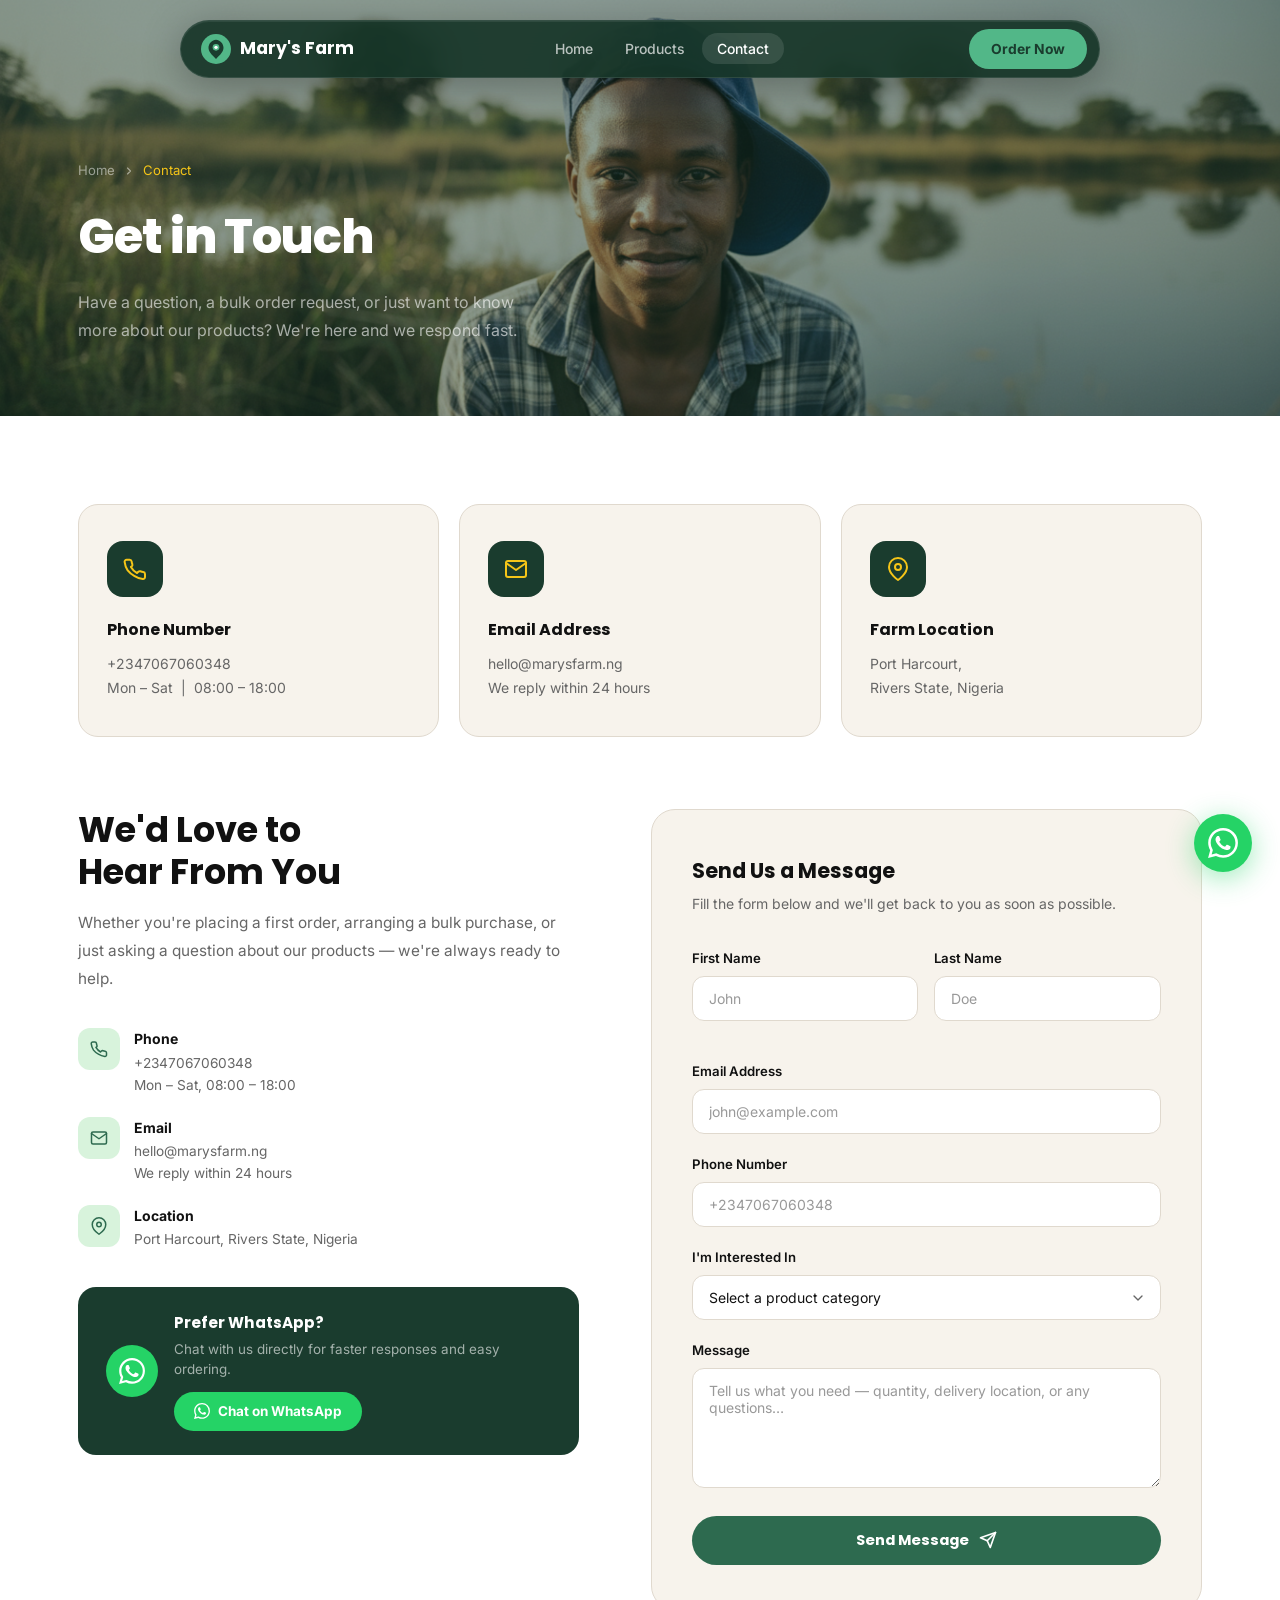
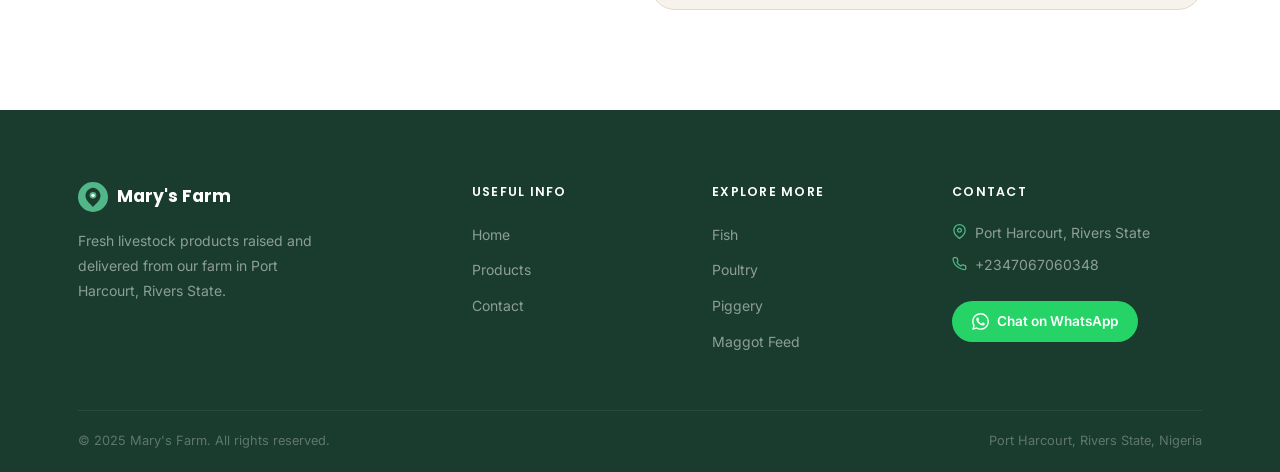
<file: contact.html>
<!DOCTYPE html>
<html lang="en">

<head>
  <meta charset="UTF-8">
  <meta name="viewport" content="width=device-width, initial-scale=1.0">
  <meta name="description"
    content="Contact Mary's Farm — reach us for orders, inquiries, and bulk purchases in Port Harcourt, Rivers State.">
  <title>Contact | Mary's Farm</title>
  <link rel="stylesheet" href="assets/css/global.css">
  <link rel="stylesheet" href="assets/css/contact.css">
</head>

<body>

  <div class="nav-wrapper">
    <nav class="nav-island">
      <a href="index.html" class="nav-logo">
        <svg viewBox="0 0 36 36" fill="none" xmlns="http://www.w3.org/2000/svg">
          <circle cx="18" cy="18" r="18" fill="#52b788" />
          <path d="M18 7C13.5 7 9 11.5 9 16.5C9 21 12.5 24.5 18 30C23.5 24.5 27 21 27 16.5C27 11.5 22.5 7 18 7Z"
            fill="#1a3c2e" />
          <circle cx="18" cy="16" r="4" fill="#52b788" />
          <circle cx="18" cy="16" r="2" fill="white" />
        </svg>
        Mary's Farm
      </a>
      <ul class="nav-links">
        <li><a href="index.html">Home</a></li>
        <li><a href="products.html">Products</a></li>
        <li><a href="contact.html" class="active">Contact</a></li>
      </ul>
      <a href="products.html" class="nav-cta">Order Now</a>
      <button class="nav-toggle" aria-label="Toggle menu" aria-expanded="false">
        <span class="bar"></span>
        <span class="bar"></span>
        <span class="bar"></span>
      </button>
    </nav>
    <div class="mobile-menu">
      <a href="index.html">Home</a>
      <a href="products.html">Products</a>
      <a href="contact.html">Contact</a>
      <a href="products.html" class="nav-cta">Order Now</a>
    </div>
  </div>

  <main>

    <section class="page-hero">
      <div class="container">
        <div class="page-hero-inner fade-up">
          <div class="page-breadcrumb">
            <a href="index.html">Home</a>
            <svg xmlns="http://www.w3.org/2000/svg" viewBox="0 0 24 24" fill="none" stroke="currentColor"
              stroke-width="2.2" stroke-linecap="round" stroke-linejoin="round">
              <polyline points="9 18 15 12 9 6" />
            </svg>
            <span>Contact</span>
          </div>
          <h1>Get in Touch</h1>
          <p>Have a question, a bulk order request, or just want to know more about our products? We're here and we
            respond fast.</p>
        </div>
      </div>
    </section>

    <section class="contact-cards">
      <div class="container">
        <div class="contact-cards-grid">
          <div class="contact-card fade-up delay-1">
            <div class="contact-card-icon">
              <svg xmlns="http://www.w3.org/2000/svg" viewBox="0 0 24 24" fill="none" stroke="currentColor"
                stroke-width="2" stroke-linecap="round" stroke-linejoin="round">
                <path
                  d="M22 16.92v3a2 2 0 0 1-2.18 2 19.79 19.79 0 0 1-8.63-3.07A19.5 19.5 0 0 1 4.69 13.47a19.79 19.79 0 0 1-3.07-8.67A2 2 0 0 1 3.6 2.69h3a2 2 0 0 1 2 1.72c.127.96.361 1.903.7 2.81a2 2 0 0 1-.45 2.11L7.91 9.91a16 16 0 0 0 6.12 6.12l1.27-1.27a2 2 0 0 1 2.11-.45c.907.339 1.85.573 2.81.7A2 2 0 0 1 22 16.92z" />
              </svg>
            </div>
            <h3>Phone Number</h3>
            <a href="tel:+2347067060348">+2347067060348</a>
            <p>Mon – Sat &nbsp;|&nbsp; 08:00 – 18:00</p>
          </div>

          <div class="contact-card fade-up delay-2">
            <div class="contact-card-icon">
              <svg xmlns="http://www.w3.org/2000/svg" viewBox="0 0 24 24" fill="none" stroke="currentColor"
                stroke-width="2" stroke-linecap="round" stroke-linejoin="round">
                <path d="M4 4h16c1.1 0 2 .9 2 2v12c0 1.1-.9 2-2 2H4c-1.1 0-2-.9-2-2V6c0-1.1.9-2 2-2z" />
                <polyline points="22,6 12,13 2,6" />
              </svg>
            </div>
            <h3>Email Address</h3>
            <a href="mailto:hello@marysfarm.ng">hello@marysfarm.ng</a>
            <p>We reply within 24 hours</p>
          </div>

          <div class="contact-card fade-up delay-3">
            <div class="contact-card-icon">
              <svg xmlns="http://www.w3.org/2000/svg" viewBox="0 0 24 24" fill="none" stroke="currentColor"
                stroke-width="2" stroke-linecap="round" stroke-linejoin="round">
                <path d="M21 10c0 7-9 13-9 13s-9-6-9-13a9 9 0 0 1 18 0z" />
                <circle cx="12" cy="10" r="3" />
              </svg>
            </div>
            <h3>Farm Location</h3>
            <p>Port Harcourt,</p>
            <p>Rivers State, Nigeria</p>
          </div>
        </div>
      </div>
    </section>

    <section class="contact-main">
      <div class="container">
        <div class="contact-main-inner">

          <div class="contact-left fade-left">
            <h2 class="section-title">We'd Love to<br>Hear From You</h2>
            <p>Whether you're placing a first order, arranging a bulk purchase, or just asking a question about our
              products — we're always ready to help.</p>

            <div class="contact-info-list">
              <div class="contact-info-item">
                <div class="contact-info-icon">
                  <svg xmlns="http://www.w3.org/2000/svg" viewBox="0 0 24 24" fill="none" stroke="currentColor"
                    stroke-width="2" stroke-linecap="round" stroke-linejoin="round">
                    <path
                      d="M22 16.92v3a2 2 0 0 1-2.18 2 19.79 19.79 0 0 1-8.63-3.07A19.5 19.5 0 0 1 4.69 13.47a19.79 19.79 0 0 1-3.07-8.67A2 2 0 0 1 3.6 2.69h3a2 2 0 0 1 2 1.72c.127.96.361 1.903.7 2.81a2 2 0 0 1-.45 2.11L7.91 9.91a16 16 0 0 0 6.12 6.12l1.27-1.27a2 2 0 0 1 2.11-.45c.907.339 1.85.573 2.81.7A2 2 0 0 1 22 16.92z" />
                  </svg>
                </div>
                <div class="contact-info-text">
                  <strong>Phone</strong>
                  <a href="tel:+2347067060348">+2347067060348</a>
                  <span>Mon – Sat, 08:00 – 18:00</span>
                </div>
              </div>

              <div class="contact-info-item">
                <div class="contact-info-icon">
                  <svg xmlns="http://www.w3.org/2000/svg" viewBox="0 0 24 24" fill="none" stroke="currentColor"
                    stroke-width="2" stroke-linecap="round" stroke-linejoin="round">
                    <path d="M4 4h16c1.1 0 2 .9 2 2v12c0 1.1-.9 2-2 2H4c-1.1 0-2-.9-2-2V6c0-1.1.9-2 2-2z" />
                    <polyline points="22,6 12,13 2,6" />
                  </svg>
                </div>
                <div class="contact-info-text">
                  <strong>Email</strong>
                  <a href="mailto:hello@marysfarm.ng">hello@marysfarm.ng</a>
                  <span>We reply within 24 hours</span>
                </div>
              </div>

              <div class="contact-info-item">
                <div class="contact-info-icon">
                  <svg xmlns="http://www.w3.org/2000/svg" viewBox="0 0 24 24" fill="none" stroke="currentColor"
                    stroke-width="2" stroke-linecap="round" stroke-linejoin="round">
                    <path d="M21 10c0 7-9 13-9 13s-9-6-9-13a9 9 0 0 1 18 0z" />
                    <circle cx="12" cy="10" r="3" />
                  </svg>
                </div>
                <div class="contact-info-text">
                  <strong>Location</strong>
                  <span>Port Harcourt, Rivers State, Nigeria</span>
                </div>
              </div>
            </div>

            <div class="contact-wa-block">
              <div class="contact-wa-icon">
                <svg xmlns="http://www.w3.org/2000/svg" viewBox="0 0 24 24" fill="currentColor">
                  <path
                    d="M17.472 14.382c-.297-.149-1.758-.867-2.03-.967-.273-.099-.471-.148-.67.15-.197.297-.767.966-.94 1.164-.173.199-.347.223-.644.075-.297-.15-1.255-.463-2.39-1.475-.883-.788-1.48-1.761-1.653-2.059-.173-.297-.018-.458.13-.606.134-.133.298-.347.446-.52.149-.174.198-.298.298-.497.099-.198.05-.371-.025-.52-.075-.149-.669-1.612-.916-2.207-.242-.579-.487-.5-.669-.51-.173-.008-.371-.01-.57-.01-.198 0-.52.074-.792.372-.272.297-1.04 1.016-1.04 2.479 0 1.462 1.065 2.875 1.213 3.074.149.198 2.096 3.2 5.077 4.487.709.306 1.262.489 1.694.625.712.227 1.36.195 1.871.118.571-.085 1.758-.719 2.006-1.413.248-.694.248-1.289.173-1.413-.074-.124-.272-.198-.57-.347m-5.421 7.403h-.004a9.87 9.87 0 01-5.031-1.378l-.361-.214-3.741.982.998-3.648-.235-.374a9.86 9.86 0 01-1.51-5.26c.001-5.45 4.436-9.884 9.888-9.884 2.64 0 5.122 1.03 6.988 2.898a9.825 9.825 0 012.893 6.994c-.003 5.45-4.437 9.884-9.885 9.884m8.413-18.297A11.815 11.815 0 0012.05 0C5.495 0 .16 5.335.157 11.892c0 2.096.547 4.142 1.588 5.945L.057 24l6.305-1.654a11.882 11.882 0 005.683 1.448h.005c6.554 0 11.89-5.335 11.893-11.893a11.821 11.821 0 00-3.48-8.413z" />
                </svg>
              </div>
              <div>
                <h4>Prefer WhatsApp?</h4>
                <p>Chat with us directly for faster responses and easy ordering.</p>
                <a href="https://wa.me/2348000000000?text=Hello%2C%20I%20would%20like%20to%20make%20an%20inquiry%20about%20your%20livestock%20products%20at%20Mary%27s%20Farm."
                  class="contact-wa-link" target="_blank" rel="noopener noreferrer">
                  <svg xmlns="http://www.w3.org/2000/svg" viewBox="0 0 24 24" fill="currentColor">
                    <path
                      d="M17.472 14.382c-.297-.149-1.758-.867-2.03-.967-.273-.099-.471-.148-.67.15-.197.297-.767.966-.94 1.164-.173.199-.347.223-.644.075-.297-.15-1.255-.463-2.39-1.475-.883-.788-1.48-1.761-1.653-2.059-.173-.297-.018-.458.13-.606.134-.133.298-.347.446-.52.149-.174.198-.298.298-.497.099-.198.05-.371-.025-.52-.075-.149-.669-1.612-.916-2.207-.242-.579-.487-.5-.669-.51-.173-.008-.371-.01-.57-.01-.198 0-.52.074-.792.372-.272.297-1.04 1.016-1.04 2.479 0 1.462 1.065 2.875 1.213 3.074.149.198 2.096 3.2 5.077 4.487.709.306 1.262.489 1.694.625.712.227 1.36.195 1.871.118.571-.085 1.758-.719 2.006-1.413.248-.694.248-1.289.173-1.413-.074-.124-.272-.198-.57-.347m-5.421 7.403h-.004a9.87 9.87 0 01-5.031-1.378l-.361-.214-3.741.982.998-3.648-.235-.374a9.86 9.86 0 01-1.51-5.26c.001-5.45 4.436-9.884 9.888-9.884 2.64 0 5.122 1.03 6.988 2.898a9.825 9.825 0 012.893 6.994c-.003 5.45-4.437 9.884-9.885 9.884m8.413-18.297A11.815 11.815 0 0012.05 0C5.495 0 .16 5.335.157 11.892c0 2.096.547 4.142 1.588 5.945L.057 24l6.305-1.654a11.882 11.882 0 005.683 1.448h.005c6.554 0 11.89-5.335 11.893-11.893a11.821 11.821 0 00-3.48-8.413z" />
                  </svg>
                  Chat on WhatsApp
                </a>
              </div>
            </div>
          </div>

          <div class="contact-form-wrap fade-right">
            <h3>Send Us a Message</h3>
            <p>Fill the form below and we'll get back to you as soon as possible.</p>

            <form id="contact-form" novalidate>
              <div id="form-body">
                <div class="form-row">
                  <div class="form-group">
                    <label for="fname">First Name</label>
                    <input type="text" id="fname" name="fname" placeholder="John" required>
                  </div>
                  <div class="form-group">
                    <label for="lname">Last Name</label>
                    <input type="text" id="lname" name="lname" placeholder="Doe" required>
                  </div>
                </div>

                <div class="form-group">
                  <label for="email">Email Address</label>
                  <input type="email" id="email" name="email" placeholder="john@example.com" required>
                </div>

                <div class="form-group">
                  <label for="phone">Phone Number</label>
                  <input type="tel" id="phone" name="phone" placeholder="+2347067060348">
                </div>

                <div class="form-group">
                  <label for="interest">I'm Interested In</label>
                  <select id="interest" name="interest">
                    <option value="" disabled selected>Select a product category</option>
                    <option value="fish">Fish (Catfish / Tilapia)</option>
                    <option value="poultry">Poultry (Broilers / Eggs)</option>
                    <option value="piggery">Piggery (Pork / Live Pigs)</option>
                    <option value="maggot">Maggot Feed (BSF / Dried Meal)</option>
                    <option value="other">Other / General Inquiry</option>
                  </select>
                </div>

                <div class="form-group">
                  <label for="message">Message</label>
                  <textarea id="message" name="message"
                    placeholder="Tell us what you need — quantity, delivery location, or any questions…"
                    required></textarea>
                </div>

                <button type="submit" class="form-submit">
                  <span class="btn-text">Send Message</span>
                  <svg xmlns="http://www.w3.org/2000/svg" viewBox="0 0 24 24" fill="none" stroke="currentColor"
                    stroke-width="2.2" stroke-linecap="round" stroke-linejoin="round">
                    <line x1="22" y1="2" x2="11" y2="13" />
                    <polygon points="22 2 15 22 11 13 2 9 22 2" />
                  </svg>
                </button>
              </div>

              <div class="form-success" id="form-success">
                <div class="form-success-icon">
                  <svg xmlns="http://www.w3.org/2000/svg" viewBox="0 0 24 24" fill="none" stroke="currentColor"
                    stroke-width="2.5" stroke-linecap="round" stroke-linejoin="round">
                    <polyline points="20 6 9 17 4 12" />
                  </svg>
                </div>
                <h4>Message Sent!</h4>
                <p>Thank you for reaching out. We'll get back to you within 24 hours.</p>
              </div>
            </form>
          </div>

        </div>
      </div>
    </section>

  </main>

  <footer>
    <div class="container">
      <div class="footer-grid">
        <div class="footer-brand">
          <a href="index.html" class="nav-logo">
            <svg viewBox="0 0 36 36" fill="none" xmlns="http://www.w3.org/2000/svg">
              <circle cx="18" cy="18" r="18" fill="#52b788" />
              <path d="M18 7C13.5 7 9 11.5 9 16.5C9 21 12.5 24.5 18 30C23.5 24.5 27 21 27 16.5C27 11.5 22.5 7 18 7Z"
                fill="#1a3c2e" />
              <circle cx="18" cy="16" r="4" fill="#52b788" />
              <circle cx="18" cy="16" r="2" fill="white" />
            </svg>
            Mary's Farm
          </a>
          <p>Fresh livestock products raised and delivered from our farm in Port Harcourt, Rivers State.</p>
        </div>
        <div class="footer-col">
          <h4>Useful Info</h4>
          <ul>
            <li><a href="index.html">Home</a></li>
            <li><a href="products.html">Products</a></li>
            <li><a href="contact.html">Contact</a></li>
          </ul>
        </div>
        <div class="footer-col">
          <h4>Explore More</h4>
          <ul>
            <li><a href="products.html?category=fish">Fish</a></li>
            <li><a href="products.html?category=poultry">Poultry</a></li>
            <li><a href="products.html?category=piggery">Piggery</a></li>
            <li><a href="products.html?category=maggot">Maggot Feed</a></li>
          </ul>
        </div>
        <div class="footer-col footer-contact">
          <h4>Contact</h4>
          <p>
            <svg xmlns="http://www.w3.org/2000/svg" viewBox="0 0 24 24" fill="none" stroke="currentColor"
              stroke-width="2" stroke-linecap="round" stroke-linejoin="round">
              <path d="M21 10c0 7-9 13-9 13s-9-6-9-13a9 9 0 0 1 18 0z" />
              <circle cx="12" cy="10" r="3" />
            </svg>
            Port Harcourt, Rivers State
          </p>
          <p>
            <svg xmlns="http://www.w3.org/2000/svg" viewBox="0 0 24 24" fill="none" stroke="currentColor"
              stroke-width="2" stroke-linecap="round" stroke-linejoin="round">
              <path
                d="M22 16.92v3a2 2 0 0 1-2.18 2 19.79 19.79 0 0 1-8.63-3.07A19.5 19.5 0 0 1 4.69 13.47a19.79 19.79 0 0 1-3.07-8.67A2 2 0 0 1 3.6 2.69h3a2 2 0 0 1 2 1.72c.127.96.361 1.903.7 2.81a2 2 0 0 1-.45 2.11L7.91 9.91a16 16 0 0 0 6.12 6.12l1.27-1.27a2 2 0 0 1 2.11-.45c.907.339 1.85.573 2.81.7A2 2 0 0 1 22 16.92z" />
            </svg>
            +2347067060348
          </p>
          <a href="https://wa.me/2348000000000?text=Hello%2C%20I%20would%20like%20to%20make%20an%20inquiry%20about%20your%20livestock%20products%20at%20Mary%27s%20Farm."
            class="footer-wa" target="_blank" rel="noopener noreferrer">
            <svg xmlns="http://www.w3.org/2000/svg" viewBox="0 0 24 24" fill="currentColor">
              <path
                d="M17.472 14.382c-.297-.149-1.758-.867-2.03-.967-.273-.099-.471-.148-.67.15-.197.297-.767.966-.94 1.164-.173.199-.347.223-.644.075-.297-.15-1.255-.463-2.39-1.475-.883-.788-1.48-1.761-1.653-2.059-.173-.297-.018-.458.13-.606.134-.133.298-.347.446-.52.149-.174.198-.298.298-.497.099-.198.05-.371-.025-.52-.075-.149-.669-1.612-.916-2.207-.242-.579-.487-.5-.669-.51-.173-.008-.371-.01-.57-.01-.198 0-.52.074-.792.372-.272.297-1.04 1.016-1.04 2.479 0 1.462 1.065 2.875 1.213 3.074.149.198 2.096 3.2 5.077 4.487.709.306 1.262.489 1.694.625.712.227 1.36.195 1.871.118.571-.085 1.758-.719 2.006-1.413.248-.694.248-1.289.173-1.413-.074-.124-.272-.198-.57-.347m-5.421 7.403h-.004a9.87 9.87 0 01-5.031-1.378l-.361-.214-3.741.982.998-3.648-.235-.374a9.86 9.86 0 01-1.51-5.26c.001-5.45 4.436-9.884 9.888-9.884 2.64 0 5.122 1.03 6.988 2.898a9.825 9.825 0 012.893 6.994c-.003 5.45-4.437 9.884-9.885 9.884m8.413-18.297A11.815 11.815 0 0012.05 0C5.495 0 .16 5.335.157 11.892c0 2.096.547 4.142 1.588 5.945L.057 24l6.305-1.654a11.882 11.882 0 005.683 1.448h.005c6.554 0 11.89-5.335 11.893-11.893a11.821 11.821 0 00-3.48-8.413z" />
            </svg>
            Chat on WhatsApp
          </a>
        </div>
      </div>
      <div class="footer-bottom">
        <p>&copy; 2025 Mary's Farm. All rights reserved.</p>
        <p>Port Harcourt, Rivers State, Nigeria</p>
      </div>
    </div>
  </footer>

  <a href="https://wa.me/2348000000000?text=Hello%2C%20I%20would%20like%20to%20make%20an%20inquiry%20about%20your%20livestock%20products%20at%20Mary%27s%20Farm."
    class="whatsapp-float" target="_blank" rel="noopener noreferrer" aria-label="Chat on WhatsApp">
    <svg xmlns="http://www.w3.org/2000/svg" viewBox="0 0 24 24">
      <path
        d="M17.472 14.382c-.297-.149-1.758-.867-2.03-.967-.273-.099-.471-.148-.67.15-.197.297-.767.966-.94 1.164-.173.199-.347.223-.644.075-.297-.15-1.255-.463-2.39-1.475-.883-.788-1.48-1.761-1.653-2.059-.173-.297-.018-.458.13-.606.134-.133.298-.347.446-.52.149-.174.198-.298.298-.497.099-.198.05-.371-.025-.52-.075-.149-.669-1.612-.916-2.207-.242-.579-.487-.5-.669-.51-.173-.008-.371-.01-.57-.01-.198 0-.52.074-.792.372-.272.297-1.04 1.016-1.04 2.479 0 1.462 1.065 2.875 1.213 3.074.149.198 2.096 3.2 5.077 4.487.709.306 1.262.489 1.694.625.712.227 1.36.195 1.871.118.571-.085 1.758-.719 2.006-1.413.248-.694.248-1.289.173-1.413-.074-.124-.272-.198-.57-.347m-5.421 7.403h-.004a9.87 9.87 0 01-5.031-1.378l-.361-.214-3.741.982.998-3.648-.235-.374a9.86 9.86 0 01-1.51-5.26c.001-5.45 4.436-9.884 9.888-9.884 2.64 0 5.122 1.03 6.988 2.898a9.825 9.825 0 012.893 6.994c-.003 5.45-4.437 9.884-9.885 9.884m8.413-18.297A11.815 11.815 0 0012.05 0C5.495 0 .16 5.335.157 11.892c0 2.096.547 4.142 1.588 5.945L.057 24l6.305-1.654a11.882 11.882 0 005.683 1.448h.005c6.554 0 11.89-5.335 11.893-11.893a11.821 11.821 0 00-3.48-8.413z" />
    </svg>
  </a>

  <script src="assets/js/script.js"></script>
  <script src="assets/js/contact.js"></script>
</body>

</html>
</file>
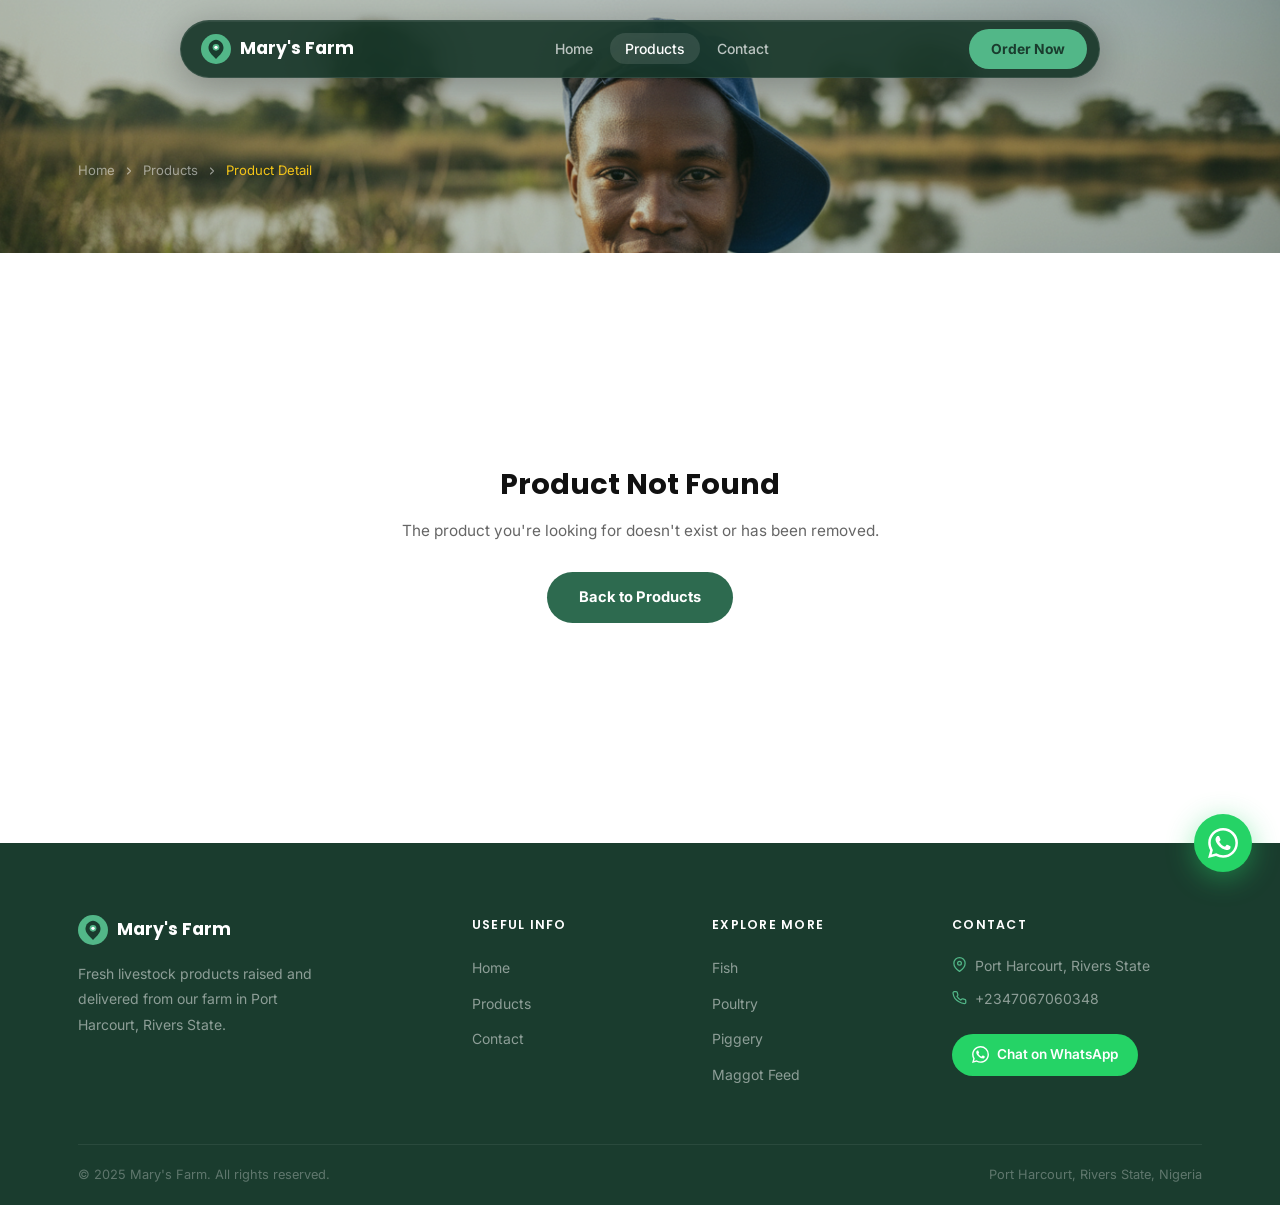
<file: product.html>
<!DOCTYPE html>
<html lang="en">
<head>
  <meta charset="UTF-8">
  <meta name="viewport" content="width=device-width, initial-scale=1.0">
  <meta name="description" content="Product details — Mary's Farm, Port Harcourt.">
  <title>Product | Mary's Farm</title>
  <link rel="stylesheet" href="assets/css/global.css">
  <link rel="stylesheet" href="assets/css/product.css">
</head>
<body>

  <div class="nav-wrapper">
    <nav class="nav-island">
      <a href="index.html" class="nav-logo">
        <svg viewBox="0 0 36 36" fill="none" xmlns="http://www.w3.org/2000/svg">
          <circle cx="18" cy="18" r="18" fill="#52b788"/>
          <path d="M18 7C13.5 7 9 11.5 9 16.5C9 21 12.5 24.5 18 30C23.5 24.5 27 21 27 16.5C27 11.5 22.5 7 18 7Z" fill="#1a3c2e"/>
          <circle cx="18" cy="16" r="4" fill="#52b788"/>
          <circle cx="18" cy="16" r="2" fill="white"/>
        </svg>
        Mary's Farm
      </a>
      <ul class="nav-links">
        <li><a href="index.html">Home</a></li>
        <li><a href="products.html" class="active">Products</a></li>
        <li><a href="contact.html">Contact</a></li>
      </ul>
      <a href="products.html" class="nav-cta">Order Now</a>
      <button class="nav-toggle" aria-label="Toggle menu" aria-expanded="false">
        <span class="bar"></span>
        <span class="bar"></span>
        <span class="bar"></span>
      </button>
    </nav>
    <div class="mobile-menu">
      <a href="index.html">Home</a>
      <a href="products.html">Products</a>
      <a href="contact.html">Contact</a>
      <a href="products.html" class="nav-cta">Order Now</a>
    </div>
  </div>

  <main>

    <section class="page-hero">
      <div class="container">
        <div class="page-hero-inner fade-up">
          <div class="page-breadcrumb">
            <a href="index.html">Home</a>
            <svg xmlns="http://www.w3.org/2000/svg" viewBox="0 0 24 24" fill="none" stroke="currentColor" stroke-width="2.2" stroke-linecap="round" stroke-linejoin="round"><polyline points="9 18 15 12 9 6"/></svg>
            <a href="products.html">Products</a>
            <svg xmlns="http://www.w3.org/2000/svg" viewBox="0 0 24 24" fill="none" stroke="currentColor" stroke-width="2.2" stroke-linecap="round" stroke-linejoin="round"><polyline points="9 18 15 12 9 6"/></svg>
            <span id="breadcrumb-name">Product Detail</span>
          </div>
        </div>
      </div>
    </section>

    <section class="product-detail" id="product-detail-section">
      <div class="container">
        <div class="product-detail-inner">

          <div class="product-gallery fade-left">
            <div class="product-img-main" id="product-img-wrap">
              <div class="product-img-placeholder">
                <svg xmlns="http://www.w3.org/2000/svg" viewBox="0 0 24 24" fill="none" stroke="currentColor" stroke-width="1.2" stroke-linecap="round" stroke-linejoin="round"><rect x="3" y="3" width="18" height="18" rx="2"/><circle cx="8.5" cy="8.5" r="1.5"/><polyline points="21 15 16 10 5 21"/></svg>
              </div>
            </div>
          </div>

          <div class="product-info fade-right">
            <span class="product-category-tag" id="product-category">Category</span>
            <h1 id="product-name">Loading…</h1>

            <div class="product-price-display">
              <span class="product-price-main" id="product-price">—</span>
              <span class="product-price-unit" id="product-unit">per unit</span>
            </div>

            <div class="product-divider"></div>

            <p class="product-description" id="product-desc">Loading product details…</p>

            <div class="product-meta">
              <div class="product-meta-row">
                <svg xmlns="http://www.w3.org/2000/svg" viewBox="0 0 24 24" fill="none" stroke="currentColor" stroke-width="2" stroke-linecap="round" stroke-linejoin="round"><path d="M21 10c0 7-9 13-9 13s-9-6-9-13a9 9 0 0 1 18 0z"/><circle cx="12" cy="10" r="3"/></svg>
                <strong>Origin</strong>
                <span>Mary's Farm, Port Harcourt</span>
              </div>
              <div class="product-meta-row">
                <svg xmlns="http://www.w3.org/2000/svg" viewBox="0 0 24 24" fill="none" stroke="currentColor" stroke-width="2" stroke-linecap="round" stroke-linejoin="round"><rect x="1" y="3" width="15" height="13" rx="1"/><path d="M16 8h4l3 5v3h-7V8z"/><circle cx="5.5" cy="18.5" r="2.5"/><circle cx="18.5" cy="18.5" r="2.5"/></svg>
                <strong>Delivery</strong>
                <span>Port Harcourt &amp; Rivers State</span>
              </div>
              <div class="product-meta-row">
                <svg xmlns="http://www.w3.org/2000/svg" viewBox="0 0 24 24" fill="none" stroke="currentColor" stroke-width="2" stroke-linecap="round" stroke-linejoin="round"><polyline points="22 12 18 12 15 21 9 3 6 12 2 12"/></svg>
                <strong>Unit</strong>
                <span id="product-unit-meta">per unit</span>
              </div>
              <div class="product-meta-row">
                <svg xmlns="http://www.w3.org/2000/svg" viewBox="0 0 24 24" fill="none" stroke="currentColor" stroke-width="2" stroke-linecap="round" stroke-linejoin="round"><path d="M12 22s8-4 8-10V5l-8-3-8 3v7c0 6 8 10 8 10z"/></svg>
                <strong>Stock</strong>
                <span class="product-stock-badge" id="product-stock">In Stock</span>
              </div>
            </div>

            <span class="qty-label">Quantity</span>
            <div class="qty-control">
              <button class="qty-btn" id="qty-minus" aria-label="Decrease quantity">&#8722;</button>
              <input type="number" class="qty-input" id="qty-input" value="1" min="1" aria-label="Quantity">
              <button class="qty-btn" id="qty-plus" aria-label="Increase quantity">&#43;</button>
            </div>

            <div class="product-actions">
              <button class="btn-buy" id="buy-now-btn">
                <svg xmlns="http://www.w3.org/2000/svg" viewBox="0 0 24 24" fill="none" stroke="currentColor" stroke-width="2.2" stroke-linecap="round" stroke-linejoin="round"><circle cx="9" cy="21" r="1"/><circle cx="20" cy="21" r="1"/><path d="M1 1h4l2.68 13.39a2 2 0 0 0 2 1.61h9.72a2 2 0 0 0 2-1.61L23 6H6"/></svg>
                Buy Now
              </button>
              <button class="btn-wa" id="wa-btn">
                <svg xmlns="http://www.w3.org/2000/svg" viewBox="0 0 24 24" fill="currentColor"><path d="M17.472 14.382c-.297-.149-1.758-.867-2.03-.967-.273-.099-.471-.148-.67.15-.197.297-.767.966-.94 1.164-.173.199-.347.223-.644.075-.297-.15-1.255-.463-2.39-1.475-.883-.788-1.48-1.761-1.653-2.059-.173-.297-.018-.458.13-.606.134-.133.298-.347.446-.52.149-.174.198-.298.298-.497.099-.198.05-.371-.025-.52-.075-.149-.669-1.612-.916-2.207-.242-.579-.487-.5-.669-.51-.173-.008-.371-.01-.57-.01-.198 0-.52.074-.792.372-.272.297-1.04 1.016-1.04 2.479 0 1.462 1.065 2.875 1.213 3.074.149.198 2.096 3.2 5.077 4.487.709.306 1.262.489 1.694.625.712.227 1.36.195 1.871.118.571-.085 1.758-.719 2.006-1.413.248-.694.248-1.289.173-1.413-.074-.124-.272-.198-.57-.347m-5.421 7.403h-.004a9.87 9.87 0 01-5.031-1.378l-.361-.214-3.741.982.998-3.648-.235-.374a9.86 9.86 0 01-1.51-5.26c.001-5.45 4.436-9.884 9.888-9.884 2.64 0 5.122 1.03 6.988 2.898a9.825 9.825 0 012.893 6.994c-.003 5.45-4.437 9.884-9.885 9.884m8.413-18.297A11.815 11.815 0 0012.05 0C5.495 0 .16 5.335.157 11.892c0 2.096.547 4.142 1.588 5.945L.057 24l6.305-1.654a11.882 11.882 0 005.683 1.448h.005c6.554 0 11.89-5.335 11.893-11.893a11.821 11.821 0 00-3.48-8.413z"/></svg>
                Order via WhatsApp
              </button>
            </div>

            <div class="product-trust">
              <div class="trust-item">
                <svg xmlns="http://www.w3.org/2000/svg" viewBox="0 0 24 24" fill="none" stroke="currentColor" stroke-width="2" stroke-linecap="round" stroke-linejoin="round"><polyline points="20 6 9 17 4 12"/></svg>
                Farm-direct freshness
              </div>
              <div class="trust-item">
                <svg xmlns="http://www.w3.org/2000/svg" viewBox="0 0 24 24" fill="none" stroke="currentColor" stroke-width="2" stroke-linecap="round" stroke-linejoin="round"><path d="M12 22s8-4 8-10V5l-8-3-8 3v7c0 6 8 10 8 10z"/></svg>
                Hygienically handled
              </div>
              <div class="trust-item">
                <svg xmlns="http://www.w3.org/2000/svg" viewBox="0 0 24 24" fill="none" stroke="currentColor" stroke-width="2" stroke-linecap="round" stroke-linejoin="round"><rect x="1" y="3" width="15" height="13" rx="1"/><path d="M16 8h4l3 5v3h-7V8z"/><circle cx="5.5" cy="18.5" r="2.5"/><circle cx="18.5" cy="18.5" r="2.5"/></svg>
                PHC delivery
              </div>
            </div>
          </div>

        </div>
      </div>
    </section>

    <section class="related-products">
      <div class="container">
        <div class="related-head">
          <div>
            <span class="section-label">More Products</span>
            <h2 class="section-title">You Might Also Like</h2>
          </div>
          <a href="products.html" class="btn-hero-outline" style="display:inline-flex;align-items:center;gap:8px;color:var(--green-mid);border:2px solid var(--green-mid);padding:11px 24px;border-radius:50px;font-size:0.875rem;font-weight:600;transition:all 0.3s ease">
            See All Products
          </a>
        </div>
        <div class="related-grid" id="related-grid"></div>
      </div>
    </section>

  </main>

  <footer>
    <div class="container">
      <div class="footer-grid">
        <div class="footer-brand">
          <a href="index.html" class="nav-logo">
            <svg viewBox="0 0 36 36" fill="none" xmlns="http://www.w3.org/2000/svg">
              <circle cx="18" cy="18" r="18" fill="#52b788"/>
              <path d="M18 7C13.5 7 9 11.5 9 16.5C9 21 12.5 24.5 18 30C23.5 24.5 27 21 27 16.5C27 11.5 22.5 7 18 7Z" fill="#1a3c2e"/>
              <circle cx="18" cy="16" r="4" fill="#52b788"/>
              <circle cx="18" cy="16" r="2" fill="white"/>
            </svg>
            Mary's Farm
          </a>
          <p>Fresh livestock products raised and delivered from our farm in Port Harcourt, Rivers State.</p>
        </div>
        <div class="footer-col">
          <h4>Useful Info</h4>
          <ul>
            <li><a href="index.html">Home</a></li>
            <li><a href="products.html">Products</a></li>
            <li><a href="contact.html">Contact</a></li>
          </ul>
        </div>
        <div class="footer-col">
          <h4>Explore More</h4>
          <ul>
            <li><a href="products.html?category=fish">Fish</a></li>
            <li><a href="products.html?category=poultry">Poultry</a></li>
            <li><a href="products.html?category=piggery">Piggery</a></li>
            <li><a href="products.html?category=maggot">Maggot Feed</a></li>
          </ul>
        </div>
        <div class="footer-col footer-contact">
          <h4>Contact</h4>
          <p>
            <svg xmlns="http://www.w3.org/2000/svg" viewBox="0 0 24 24" fill="none" stroke="currentColor" stroke-width="2" stroke-linecap="round" stroke-linejoin="round"><path d="M21 10c0 7-9 13-9 13s-9-6-9-13a9 9 0 0 1 18 0z"/><circle cx="12" cy="10" r="3"/></svg>
            Port Harcourt, Rivers State
          </p>
          <p>
            <svg xmlns="http://www.w3.org/2000/svg" viewBox="0 0 24 24" fill="none" stroke="currentColor" stroke-width="2" stroke-linecap="round" stroke-linejoin="round"><path d="M22 16.92v3a2 2 0 0 1-2.18 2 19.79 19.79 0 0 1-8.63-3.07A19.5 19.5 0 0 1 4.69 13.47a19.79 19.79 0 0 1-3.07-8.67A2 2 0 0 1 3.6 2.69h3a2 2 0 0 1 2 1.72c.127.96.361 1.903.7 2.81a2 2 0 0 1-.45 2.11L7.91 9.91a16 16 0 0 0 6.12 6.12l1.27-1.27a2 2 0 0 1 2.11-.45c.907.339 1.85.573 2.81.7A2 2 0 0 1 22 16.92z"/></svg>
            +2347067060348
          </p>
          <a href="https://wa.me/2348000000000?text=Hello%2C%20I%20would%20like%20to%20make%20an%20inquiry%20about%20your%20livestock%20products%20at%20Mary%27s%20Farm." class="footer-wa" target="_blank" rel="noopener noreferrer">
            <svg xmlns="http://www.w3.org/2000/svg" viewBox="0 0 24 24" fill="currentColor"><path d="M17.472 14.382c-.297-.149-1.758-.867-2.03-.967-.273-.099-.471-.148-.67.15-.197.297-.767.966-.94 1.164-.173.199-.347.223-.644.075-.297-.15-1.255-.463-2.39-1.475-.883-.788-1.48-1.761-1.653-2.059-.173-.297-.018-.458.13-.606.134-.133.298-.347.446-.52.149-.174.198-.298.298-.497.099-.198.05-.371-.025-.52-.075-.149-.669-1.612-.916-2.207-.242-.579-.487-.5-.669-.51-.173-.008-.371-.01-.57-.01-.198 0-.52.074-.792.372-.272.297-1.04 1.016-1.04 2.479 0 1.462 1.065 2.875 1.213 3.074.149.198 2.096 3.2 5.077 4.487.709.306 1.262.489 1.694.625.712.227 1.36.195 1.871.118.571-.085 1.758-.719 2.006-1.413.248-.694.248-1.289.173-1.413-.074-.124-.272-.198-.57-.347m-5.421 7.403h-.004a9.87 9.87 0 01-5.031-1.378l-.361-.214-3.741.982.998-3.648-.235-.374a9.86 9.86 0 01-1.51-5.26c.001-5.45 4.436-9.884 9.888-9.884 2.64 0 5.122 1.03 6.988 2.898a9.825 9.825 0 012.893 6.994c-.003 5.45-4.437 9.884-9.885 9.884m8.413-18.297A11.815 11.815 0 0012.05 0C5.495 0 .16 5.335.157 11.892c0 2.096.547 4.142 1.588 5.945L.057 24l6.305-1.654a11.882 11.882 0 005.683 1.448h.005c6.554 0 11.89-5.335 11.893-11.893a11.821 11.821 0 00-3.48-8.413z"/></svg>
            Chat on WhatsApp
          </a>
        </div>
      </div>
      <div class="footer-bottom">
        <p>&copy; 2025 Mary's Farm. All rights reserved.</p>
        <p>Port Harcourt, Rivers State, Nigeria</p>
      </div>
    </div>
  </footer>

  <a href="https://wa.me/2348000000000?text=Hello%2C%20I%20would%20like%20to%20make%20an%20inquiry%20about%20your%20livestock%20products%20at%20Mary%27s%20Farm." class="whatsapp-float" target="_blank" rel="noopener noreferrer" aria-label="Chat on WhatsApp">
    <svg xmlns="http://www.w3.org/2000/svg" viewBox="0 0 24 24"><path d="M17.472 14.382c-.297-.149-1.758-.867-2.03-.967-.273-.099-.471-.148-.67.15-.197.297-.767.966-.94 1.164-.173.199-.347.223-.644.075-.297-.15-1.255-.463-2.39-1.475-.883-.788-1.48-1.761-1.653-2.059-.173-.297-.018-.458.13-.606.134-.133.298-.347.446-.52.149-.174.198-.298.298-.497.099-.198.05-.371-.025-.52-.075-.149-.669-1.612-.916-2.207-.242-.579-.487-.5-.669-.51-.173-.008-.371-.01-.57-.01-.198 0-.52.074-.792.372-.272.297-1.04 1.016-1.04 2.479 0 1.462 1.065 2.875 1.213 3.074.149.198 2.096 3.2 5.077 4.487.709.306 1.262.489 1.694.625.712.227 1.36.195 1.871.118.571-.085 1.758-.719 2.006-1.413.248-.694.248-1.289.173-1.413-.074-.124-.272-.198-.57-.347m-5.421 7.403h-.004a9.87 9.87 0 01-5.031-1.378l-.361-.214-3.741.982.998-3.648-.235-.374a9.86 9.86 0 01-1.51-5.26c.001-5.45 4.436-9.884 9.888-9.884 2.64 0 5.122 1.03 6.988 2.898a9.825 9.825 0 012.893 6.994c-.003 5.45-4.437 9.884-9.885 9.884m8.413-18.297A11.815 11.815 0 0012.05 0C5.495 0 .16 5.335.157 11.892c0 2.096.547 4.142 1.588 5.945L.057 24l6.305-1.654a11.882 11.882 0 005.683 1.448h.005c6.554 0 11.89-5.335 11.893-11.893a11.821 11.821 0 00-3.48-8.413z"/></svg>
  </a>

  <script src="assets/js/script.js"></script>
  <script src="assets/js/product.js"></script>
</body>
</html>
</file>
<file: assets/css/global.css>
@import url('https://fonts.googleapis.com/css2?family=Poppins:wght@400;500;600;700;800&family=Inter:wght@300;400;500;600&display=swap');

*, *::before, *::after {
  margin: 0;
  padding: 0;
  box-sizing: border-box;
}

:root {
  --green-dark: #1a3c2e;
  --green-mid: #2d6a4f;
  --green-light: #52b788;
  --green-pale: #d8f3dc;
  --brown: #7c5c3e;
  --beige: #f7f3ec;
  --beige-dark: #ede6d6;
  --white: #ffffff;
  --text-dark: #111111;
  --text-mid: #333333;
  --text-soft: #666666;
  --text-muted: #999999;
  --border: #e0d9ce;
  --shadow-sm: 0 2px 8px rgba(0,0,0,0.07);
  --shadow-md: 0 8px 32px rgba(0,0,0,0.12);
  --shadow-lg: 0 20px 60px rgba(0,0,0,0.18);
  --container: 1180px;
  --font-head: 'Poppins', sans-serif;
  --font-body: 'Inter', sans-serif;
  --transition: 0.3s ease;
}

html { scroll-behavior: smooth; font-size: 16px; }

body {
  font-family: var(--font-body);
  background-color: var(--white);
  color: var(--text-dark);
  line-height: 1.6;
  -webkit-font-smoothing: antialiased;
  overflow-x: hidden;
}

img { max-width: 100%; display: block; }
a { text-decoration: none; color: inherit; }
ul { list-style: none; }
button { cursor: pointer; font-family: var(--font-body); border: none; outline: none; background: none; }

.container {
  width: 100%;
  max-width: var(--container);
  margin: 0 auto;
  padding: 0 28px;
}

.section-label {
  display: inline-flex;
  align-items: center;
  gap: 6px;
  font-size: 0.78rem;
  font-weight: 600;
  letter-spacing: 0.06em;
  text-transform: uppercase;
  color: var(--green-mid);
  background: var(--green-pale);
  border: 1px solid rgba(45,106,79,0.2);
  padding: 5px 14px;
  border-radius: 50px;
  margin-bottom: 16px;
}

.section-title {
  font-family: var(--font-head);
  font-size: clamp(1.9rem, 3.5vw, 2.8rem);
  font-weight: 700;
  color: var(--text-dark);
  line-height: 1.2;
  margin-bottom: 16px;
}

.section-sub {
  font-size: 1rem;
  color: var(--text-soft);
  max-width: 540px;
  line-height: 1.75;
}

.btn {
  display: inline-flex;
  align-items: center;
  gap: 10px;
  padding: 14px 28px;
  border-radius: 50px;
  font-size: 0.9rem;
  font-weight: 600;
  transition: all var(--transition);
  letter-spacing: 0.01em;
  white-space: nowrap;
}

.btn-primary {
  background-color: var(--green-mid);
  color: var(--white);
  box-shadow: 0 4px 16px rgba(45,106,79,0.25);
}

.btn-primary:hover {
  background-color: var(--green-dark);
  transform: translateY(-2px);
  box-shadow: 0 8px 28px rgba(45,106,79,0.35);
}

.btn-outline {
  background-color: transparent;
  color: var(--green-mid);
  border: 2px solid var(--green-mid);
}

.btn-outline:hover {
  background-color: var(--green-mid);
  color: var(--white);
  transform: translateY(-2px);
}

.btn-white {
  background-color: var(--white);
  color: var(--green-dark);
  font-weight: 700;
}

.btn-white:hover {
  background-color: var(--beige);
  transform: translateY(-2px);
  box-shadow: 0 8px 24px rgba(0,0,0,0.14);
}

.btn-ghost {
  background: rgba(255,255,255,0.1);
  color: var(--white);
  border: 1.5px solid rgba(255,255,255,0.4);
  backdrop-filter: blur(4px);
}

.btn-ghost:hover {
  background: rgba(255,255,255,0.2);
  border-color: var(--white);
}

.btn-arrow {
  width: 34px;
  height: 34px;
  border-radius: 50%;
  background: rgba(255,255,255,0.2);
  display: inline-flex;
  align-items: center;
  justify-content: center;
  flex-shrink: 0;
  transition: background var(--transition);
}

.btn-arrow svg { width: 14px; height: 14px; }
.btn-primary:hover .btn-arrow,
.btn-outline:hover .btn-arrow { background: rgba(255,255,255,0.25); }

.nav-wrapper {
  position: fixed;
  top: 20px;
  left: 50%;
  transform: translateX(-50%);
  z-index: 1000;
  width: calc(100% - 48px);
  max-width: 920px;
}

.nav-island {
  background: rgba(20, 52, 38, 0.90);
  backdrop-filter: blur(24px);
  -webkit-backdrop-filter: blur(24px);
  border-radius: 60px;
  border: 1px solid rgba(255,255,255,0.10);
  box-shadow: 0 8px 40px rgba(0,0,0,0.30), inset 0 1px 0 rgba(255,255,255,0.07);
  padding: 8px 12px 8px 20px;
  display: flex;
  align-items: center;
  justify-content: space-between;
  gap: 8px;
  transition: background 0.4s ease, box-shadow 0.4s ease;
}

.nav-wrapper.scrolled .nav-island {
  background: rgba(20, 52, 38, 0.97);
  box-shadow: 0 12px 52px rgba(0,0,0,0.38), inset 0 1px 0 rgba(255,255,255,0.07);
}

.nav-logo {
  display: flex;
  align-items: center;
  gap: 9px;
  font-family: var(--font-head);
  font-weight: 700;
  font-size: 1.08rem;
  color: var(--white);
  flex-shrink: 0;
}

.nav-logo svg { width: 30px; height: 30px; }

.nav-links {
  display: flex;
  align-items: center;
  gap: 2px;
  flex: 1;
  justify-content: center;
}

.nav-links a {
  font-size: 0.875rem;
  font-weight: 500;
  color: rgba(255,255,255,0.70);
  padding: 7px 15px;
  border-radius: 50px;
  transition: all var(--transition);
}

.nav-links a:hover,
.nav-links a.active {
  color: var(--white);
  background: rgba(255,255,255,0.11);
}

.nav-cta {
  background: var(--green-light);
  color: var(--green-dark);
  padding: 9px 22px;
  border-radius: 50px;
  font-size: 0.865rem;
  font-weight: 700;
  transition: all var(--transition);
  flex-shrink: 0;
}

.nav-cta:hover {
  background: var(--white);
  color: var(--green-dark);
  transform: translateY(-1px);
  box-shadow: 0 4px 16px rgba(0,0,0,0.2);
}

.nav-toggle {
  display: none;
  flex-direction: column;
  justify-content: center;
  align-items: center;
  width: 38px;
  height: 38px;
  border-radius: 50%;
  background: rgba(255,255,255,0.10);
  position: relative;
  flex-shrink: 0;
  transition: background var(--transition);
}

.nav-toggle:hover { background: rgba(255,255,255,0.18); }

.nav-toggle .bar {
  position: absolute;
  width: 17px;
  height: 1.8px;
  background: var(--white);
  border-radius: 2px;
  transition: transform 0.38s cubic-bezier(0.4,0,0.2,1), opacity 0.25s ease;
}

.nav-toggle .bar:nth-child(1) { transform: translateY(-5.5px); }
.nav-toggle .bar:nth-child(2) { transform: translateY(0px); }
.nav-toggle .bar:nth-child(3) { transform: translateY(5.5px); }

.nav-toggle.open .bar:nth-child(1) {
  transform: translateY(0) rotate(45deg);
}
.nav-toggle.open .bar:nth-child(2) {
  opacity: 0;
  transform: scaleX(0);
}
.nav-toggle.open .bar:nth-child(3) {
  transform: translateY(0) rotate(-45deg);
}

.mobile-menu {
  position: absolute;
  top: calc(100% + 10px);
  left: 0;
  right: 0;
  background: rgba(20, 52, 38, 0.97);
  backdrop-filter: blur(24px);
  -webkit-backdrop-filter: blur(24px);
  border-radius: 22px;
  border: 1px solid rgba(255,255,255,0.09);
  box-shadow: 0 20px 56px rgba(0,0,0,0.35);
  padding: 12px;
  display: flex;
  flex-direction: column;
  gap: 2px;
  opacity: 0;
  transform: translateY(-8px) scale(0.98);
  pointer-events: none;
  transition: opacity 0.28s ease, transform 0.28s cubic-bezier(0.4,0,0.2,1);
}

.mobile-menu.open {
  opacity: 1;
  transform: translateY(0) scale(1);
  pointer-events: all;
}

.mobile-menu a {
  font-size: 0.925rem;
  font-weight: 500;
  color: rgba(255,255,255,0.75);
  padding: 12px 16px;
  border-radius: 12px;
  transition: all var(--transition);
  display: block;
}

.mobile-menu a:hover {
  background: rgba(255,255,255,0.09);
  color: var(--white);
}

.mobile-menu .nav-cta {
  margin-top: 4px;
  text-align: center;
  display: block;
  padding: 12px 20px;
}

footer {
  background-color: var(--green-dark);
  color: rgba(255,255,255,0.75);
  padding: 72px 0 0;
}

.footer-grid {
  display: grid;
  grid-template-columns: 1.8fr 1fr 1fr 1.3fr;
  gap: 48px;
  padding-bottom: 56px;
}

.footer-brand .nav-logo {
  color: var(--white);
  margin-bottom: 16px;
}

.footer-brand p {
  font-size: 0.875rem;
  line-height: 1.8;
  color: rgba(255,255,255,0.50);
  max-width: 250px;
}

.footer-col h4 {
  font-family: var(--font-head);
  font-size: 0.78rem;
  font-weight: 600;
  letter-spacing: 0.10em;
  text-transform: uppercase;
  color: var(--white);
  margin-bottom: 20px;
}

.footer-col ul {
  display: flex;
  flex-direction: column;
  gap: 10px;
}

.footer-col ul li a {
  font-size: 0.875rem;
  color: rgba(255,255,255,0.50);
  transition: color var(--transition);
}

.footer-col ul li a:hover { color: var(--green-light); }

.footer-contact p {
  font-size: 0.875rem;
  color: rgba(255,255,255,0.50);
  margin-bottom: 10px;
  display: flex;
  align-items: flex-start;
  gap: 8px;
}

.footer-contact p svg {
  width: 15px;
  height: 15px;
  flex-shrink: 0;
  margin-top: 2px;
  color: var(--green-light);
}

.footer-wa {
  display: inline-flex;
  align-items: center;
  gap: 8px;
  margin-top: 14px;
  background: #25d366;
  color: var(--white);
  padding: 10px 20px;
  border-radius: 50px;
  font-size: 0.85rem;
  font-weight: 600;
  transition: all var(--transition);
}

.footer-wa:hover {
  background: #1ebe5c;
  transform: translateY(-2px);
  box-shadow: 0 6px 20px rgba(37,211,102,0.35);
}

.footer-wa svg { width: 17px; height: 17px; }

.footer-bottom {
  border-top: 1px solid rgba(255,255,255,0.07);
  padding: 20px 0;
  display: flex;
  align-items: center;
  justify-content: space-between;
  flex-wrap: wrap;
  gap: 10px;
}

.footer-bottom p { font-size: 0.8rem; color: rgba(255,255,255,0.30); }

.whatsapp-float {
  position: fixed;
  bottom: 28px;
  right: 28px;
  z-index: 999;
  width: 58px;
  height: 58px;
  border-radius: 50%;
  background: #25d366;
  display: flex;
  align-items: center;
  justify-content: center;
  box-shadow: 0 6px 28px rgba(37,211,102,0.45);
  transition: transform var(--transition), box-shadow var(--transition);
}

.whatsapp-float:hover {
  transform: translateY(-3px) scale(1.07);
  box-shadow: 0 14px 36px rgba(37,211,102,0.55);
}

.whatsapp-float svg { width: 30px; height: 30px; fill: var(--white); }

.fade-up {
  opacity: 0;
  transform: translateY(40px);
  transition: opacity 0.7s ease, transform 0.7s ease;
}

.fade-left {
  opacity: 0;
  transform: translateX(-44px);
  transition: opacity 0.7s ease, transform 0.7s ease;
}

.fade-right {
  opacity: 0;
  transform: translateX(44px);
  transition: opacity 0.7s ease, transform 0.7s ease;
}

.fade-up.visible,
.fade-left.visible,
.fade-right.visible {
  opacity: 1;
  transform: none;
}

.delay-1 { transition-delay: 0.10s; }
.delay-2 { transition-delay: 0.20s; }
.delay-3 { transition-delay: 0.30s; }
.delay-4 { transition-delay: 0.40s; }
.delay-5 { transition-delay: 0.50s; }

@media (max-width: 1024px) {
  .footer-grid { grid-template-columns: 1fr 1fr; gap: 36px; }
}

@media (max-width: 768px) {
  .nav-wrapper { top: 14px; width: calc(100% - 28px); }
  .nav-links, .nav-cta { display: none; }
  .nav-toggle { display: flex; }
  .footer-grid { grid-template-columns: 1fr; gap: 28px; }
  .footer-bottom { flex-direction: column; text-align: center; }
}

@media (max-width: 480px) {
  .container { padding: 0 16px; }
  .btn { padding: 12px 22px; font-size: 0.855rem; }
}
</file>
<file: assets/css/contact.css>
.page-hero {
  background: var(--green-dark);
  padding: 160px 0 72px;
  position: relative;
  overflow: hidden;
}

.page-hero::before {
  content: '';
  position: absolute;
  inset: 0;
  background: url('../images/fingerling\ bg.png') top center / cover no-repeat;
  
  opacity: 0.52;
  z-index: 0;
}

.page-hero-inner {
  position: relative;
  z-index: 1;
}

.page-breadcrumb {
  display: flex;
  align-items: center;
  gap: 8px;
  font-size: 0.82rem;
  color: rgba(255,255,255,0.50);
  margin-bottom: 18px;
}

.page-breadcrumb a {
  color: rgba(255,255,255,0.50);
  transition: color var(--transition);
}

.page-breadcrumb a:hover { color: #f5c518; }
.page-breadcrumb svg { width: 12px; height: 12px; flex-shrink: 0; }
.page-breadcrumb span { color: #f5c518; }

.page-hero h1 {
  font-family: var(--font-head);
  font-size: clamp(2rem, 4vw, 3rem);
  font-weight: 800;
  color: var(--white);
  margin-bottom: 12px;
  letter-spacing: -0.02em;
}

.page-hero p {
  font-size: 1rem;
  color: rgba(255,255,255,0.60);
  max-width: 460px;
  line-height: 1.75;
}

.contact-cards {
  padding: 88px 0 0;
  background: var(--white);
}

.contact-cards-grid {
  display: grid;
  grid-template-columns: repeat(3, 1fr);
  gap: 20px;
}

.contact-card {
  background: var(--beige);
  border: 1.5px solid var(--border);
  border-radius: 20px;
  padding: 36px 28px;
  transition: all var(--transition);
}

.contact-card:hover {
  border-color: var(--green-light);
  box-shadow: var(--shadow-md);
  transform: translateY(-3px);
}

.contact-card-icon {
  width: 56px;
  height: 56px;
  border-radius: 16px;
  background: var(--green-dark);
  display: flex;
  align-items: center;
  justify-content: center;
  margin-bottom: 20px;
}

.contact-card-icon svg { width: 24px; height: 24px; color: #f5c518; }

.contact-card h3 {
  font-family: var(--font-head);
  font-size: 1rem;
  font-weight: 700;
  color: var(--text-dark);
  margin-bottom: 10px;
}

.contact-card p,
.contact-card a {
  font-size: 0.875rem;
  color: var(--text-soft);
  line-height: 1.7;
  display: block;
  transition: color var(--transition);
}

.contact-card a:hover { color: var(--green-mid); }

.contact-main {
  padding: 72px 0 100px;
  background: var(--white);
}

.contact-main-inner {
  display: grid;
  grid-template-columns: 1fr 1.1fr;
  gap: 72px;
  align-items: start;
}

.contact-left .section-label {
  background: transparent;
  border: 1.5px solid var(--border);
  color: var(--text-soft);
  font-size: 0.75rem;
}

.contact-left .section-title { font-size: clamp(1.6rem, 3vw, 2.2rem); }

.contact-left > p {
  font-size: 0.96rem;
  color: var(--text-soft);
  line-height: 1.8;
  margin-bottom: 36px;
}

.contact-info-list {
  display: flex;
  flex-direction: column;
  gap: 20px;
  margin-bottom: 36px;
}

.contact-info-item {
  display: flex;
  align-items: flex-start;
  gap: 14px;
}

.contact-info-icon {
  width: 42px;
  height: 42px;
  border-radius: 12px;
  background: var(--green-pale);
  display: flex;
  align-items: center;
  justify-content: center;
  flex-shrink: 0;
}

.contact-info-icon svg { width: 18px; height: 18px; color: var(--green-mid); }

.contact-info-text strong {
  display: block;
  font-size: 0.875rem;
  font-weight: 700;
  color: var(--text-dark);
  margin-bottom: 2px;
}

.contact-info-text span,
.contact-info-text a {
  font-size: 0.855rem;
  color: var(--text-soft);
  line-height: 1.6;
  display: block;
  transition: color var(--transition);
}

.contact-info-text a:hover { color: var(--green-mid); }

.contact-wa-block {
  display: flex;
  align-items: center;
  gap: 16px;
  background: var(--green-dark);
  border-radius: 18px;
  padding: 24px 28px;
}

.contact-wa-icon {
  width: 52px;
  height: 52px;
  border-radius: 50%;
  background: #25d366;
  display: flex;
  align-items: center;
  justify-content: center;
  flex-shrink: 0;
}

.contact-wa-icon svg { width: 26px; height: 26px; fill: var(--white); }

.contact-wa-block h4 {
  font-family: var(--font-head);
  font-size: 0.95rem;
  font-weight: 700;
  color: var(--white);
  margin-bottom: 4px;
}

.contact-wa-block p {
  font-size: 0.84rem;
  color: rgba(255,255,255,0.60);
  margin-bottom: 12px;
  line-height: 1.5;
}

.contact-wa-link {
  display: inline-flex;
  align-items: center;
  gap: 8px;
  background: #25d366;
  color: var(--white);
  padding: 9px 20px;
  border-radius: 50px;
  font-size: 0.845rem;
  font-weight: 700;
  transition: all var(--transition);
}

.contact-wa-link:hover {
  background: #1ebe5c;
  transform: translateY(-1px);
}

.contact-wa-link svg { width: 16px; height: 16px; fill: var(--white); }

.contact-form-wrap {
  background: var(--beige);
  border: 1.5px solid var(--border);
  border-radius: 24px;
  padding: 44px 40px;
}

.contact-form-wrap h3 {
  font-family: var(--font-head);
  font-size: 1.3rem;
  font-weight: 700;
  color: var(--text-dark);
  margin-bottom: 6px;
}

.contact-form-wrap > p {
  font-size: 0.875rem;
  color: var(--text-soft);
  margin-bottom: 32px;
  line-height: 1.6;
}

.form-group {
  margin-bottom: 20px;
}

.form-row {
  display: grid;
  grid-template-columns: 1fr 1fr;
  gap: 16px;
  margin-bottom: 20px;
}

.form-group label {
  display: block;
  font-size: 0.825rem;
  font-weight: 600;
  color: var(--text-dark);
  margin-bottom: 7px;
}

.form-group input,
.form-group select,
.form-group textarea {
  width: 100%;
  padding: 13px 16px;
  border: 1.5px solid var(--border);
  border-radius: 12px;
  font-family: var(--font-body);
  font-size: 0.875rem;
  color: var(--text-dark);
  background: var(--white);
  outline: none;
  transition: border-color var(--transition), box-shadow var(--transition);
  appearance: none;
  -webkit-appearance: none;
}

.form-group input:focus,
.form-group select:focus,
.form-group textarea:focus {
  border-color: var(--green-mid);
  box-shadow: 0 0 0 3px rgba(45,106,79,0.10);
}

.form-group input::placeholder,
.form-group textarea::placeholder {
  color: var(--text-muted);
}

.form-group textarea {
  resize: vertical;
  min-height: 120px;
}

.form-group select {
  background-image: url("data:image/svg+xml,%3Csvg xmlns='http://www.w3.org/2000/svg' viewBox='0 0 24 24' fill='none' stroke='%23666' stroke-width='2' stroke-linecap='round' stroke-linejoin='round'%3E%3Cpolyline points='6 9 12 15 18 9'/%3E%3C/svg%3E");
  background-repeat: no-repeat;
  background-position: right 14px center;
  background-size: 16px;
  padding-right: 40px;
  cursor: pointer;
}

.form-submit {
  width: 100%;
  padding: 14px 28px;
  background: var(--green-mid);
  color: var(--white);
  border: none;
  border-radius: 50px;
  font-family: var(--font-head);
  font-size: 0.92rem;
  font-weight: 700;
  cursor: pointer;
  transition: all var(--transition);
  display: flex;
  align-items: center;
  justify-content: center;
  gap: 10px;
  margin-top: 8px;
}

.form-submit:hover {
  background: var(--green-dark);
  transform: translateY(-2px);
  box-shadow: 0 8px 28px rgba(45,106,79,0.28);
}

.form-submit svg { width: 18px; height: 18px; }

.form-success {
  display: none;
  text-align: center;
  padding: 32px 0 12px;
}

.form-success-icon {
  width: 60px;
  height: 60px;
  border-radius: 50%;
  background: var(--green-pale);
  display: flex;
  align-items: center;
  justify-content: center;
  margin: 0 auto 16px;
}

.form-success-icon svg { width: 28px; height: 28px; color: var(--green-mid); }

.form-success h4 {
  font-family: var(--font-head);
  font-size: 1.1rem;
  font-weight: 700;
  color: var(--text-dark);
  margin-bottom: 6px;
}

.form-success p {
  font-size: 0.875rem;
  color: var(--text-soft);
}

.map-section {
  background: var(--beige);
  padding: 0 0 100px;
}

.map-inner {
  border-radius: 20px;
  overflow: hidden;
  height: 380px;
  border: 1.5px solid var(--border);
}

.map-inner iframe {
  width: 100%;
  height: 100%;
  border: none;
  display: block;
}

@media (max-width: 1024px) {
  .contact-main-inner { grid-template-columns: 1fr; gap: 48px; }
  .contact-form-wrap { padding: 36px 28px; }
}

@media (max-width: 768px) {
  .page-hero { padding: 140px 0 60px; }
  .contact-cards-grid { grid-template-columns: 1fr; }
  .form-row { grid-template-columns: 1fr; }
  .contact-wa-block { flex-direction: column; align-items: flex-start; }
}

@media (max-width: 560px) {
  .contact-form-wrap { padding: 28px 20px; }
}
</file>
<file: assets/css/product.css>
.page-hero {
  background: var(--green-dark);
  padding: 160px 0 72px;
  position: relative;
  overflow: hidden;
}

.page-hero::before {
  content: '';
  position: absolute;
  inset: 0;
  background: url('../images/fingerling\ bg.png') top center / cover no-repeat;
  opacity: 0.72;
  z-index: 0;
}

.page-hero-inner {
  position: relative;
  z-index: 1;
}

.page-breadcrumb {
  display: flex;
  align-items: center;
  gap: 8px;
  font-size: 0.82rem;
  color: rgba(255,255,255,0.50);
  margin-bottom: 0;
}

.page-breadcrumb a {
  color: rgba(255,255,255,0.50);
  transition: color var(--transition);
}

.page-breadcrumb a:hover { color: #f5c518; }

.page-breadcrumb svg {
  width: 12px;
  height: 12px;
  flex-shrink: 0;
}

.page-breadcrumb span { color: #f5c518; }

.product-detail {
  padding: 88px 0 100px;
  background: var(--white);
}

.product-detail-inner {
  display: grid;
  grid-template-columns: 1fr 1fr;
  gap: 72px;
  align-items: start;
}

.product-gallery {
  position: sticky;
  top: 110px;
}

.product-img-main {
  border-radius: 20px;
  overflow: hidden;
  height: 460px;
  background: var(--green-dark);
  position: relative;
}

.product-img-main img {
  width: 100%;
  height: 100%;
  object-fit: cover;
  opacity: 0.88;
}

.product-img-placeholder {
  width: 100%;
  height: 100%;
  display: flex;
  align-items: center;
  justify-content: center;
  background: linear-gradient(135deg, #1a3c2e 0%, #2d6a4f 100%);
}

.product-img-placeholder svg {
  width: 72px;
  height: 72px;
  color: rgba(255,255,255,0.15);
}

.product-img-badge {
  position: absolute;
  top: 18px;
  left: 18px;
  background: #f5c518;
  color: var(--green-dark);
  font-size: 0.70rem;
  font-weight: 800;
  letter-spacing: 0.06em;
  text-transform: uppercase;
  padding: 5px 12px;
  border-radius: 50px;
}

.product-info {
  padding-top: 8px;
}

.product-category-tag {
  display: inline-flex;
  align-items: center;
  gap: 6px;
  background: var(--green-pale);
  color: var(--green-mid);
  border: 1px solid rgba(45,106,79,0.18);
  font-size: 0.75rem;
  font-weight: 700;
  letter-spacing: 0.06em;
  text-transform: uppercase;
  padding: 5px 14px;
  border-radius: 50px;
  margin-bottom: 16px;
}

.product-info h1 {
  font-family: var(--font-head);
  font-size: clamp(1.7rem, 3vw, 2.4rem);
  font-weight: 800;
  color: var(--text-dark);
  line-height: 1.15;
  margin-bottom: 16px;
  letter-spacing: -0.02em;
}

.product-price-display {
  display: flex;
  align-items: baseline;
  gap: 8px;
  margin-bottom: 24px;
}

.product-price-main {
  font-family: var(--font-head);
  font-size: 2rem;
  font-weight: 800;
  color: var(--green-dark);
}

.product-price-unit {
  font-size: 0.9rem;
  color: var(--text-muted);
  font-weight: 400;
}

.product-divider {
  height: 1px;
  background: var(--border);
  margin: 24px 0;
}

.product-description {
  font-size: 0.96rem;
  color: var(--text-soft);
  line-height: 1.8;
  margin-bottom: 28px;
}

.product-meta {
  display: flex;
  flex-direction: column;
  gap: 10px;
  margin-bottom: 32px;
}

.product-meta-row {
  display: flex;
  align-items: center;
  gap: 10px;
  font-size: 0.875rem;
}

.product-meta-row svg {
  width: 16px;
  height: 16px;
  color: var(--green-mid);
  flex-shrink: 0;
}

.product-meta-row strong {
  color: var(--text-dark);
  font-weight: 600;
  min-width: 80px;
}

.product-meta-row span { color: var(--text-soft); }

.product-stock-badge {
  display: inline-flex;
  align-items: center;
  gap: 5px;
  font-size: 0.78rem;
  font-weight: 600;
  color: #1a7a3e;
  background: #d4f4e2;
  padding: 3px 10px;
  border-radius: 50px;
}

.product-stock-badge::before {
  content: '';
  width: 6px;
  height: 6px;
  border-radius: 50%;
  background: #1a7a3e;
  flex-shrink: 0;
}

.qty-label {
  font-size: 0.875rem;
  font-weight: 600;
  color: var(--text-dark);
  margin-bottom: 10px;
  display: block;
}

.qty-control {
  display: flex;
  align-items: center;
  gap: 0;
  width: fit-content;
  border: 1.5px solid var(--border);
  border-radius: 50px;
  overflow: hidden;
  margin-bottom: 28px;
}

.qty-btn {
  width: 44px;
  height: 44px;
  display: flex;
  align-items: center;
  justify-content: center;
  background: none;
  border: none;
  cursor: pointer;
  color: var(--text-dark);
  font-size: 1.2rem;
  font-weight: 600;
  transition: background var(--transition), color var(--transition);
  flex-shrink: 0;
}

.qty-btn:hover {
  background: var(--green-mid);
  color: var(--white);
}

.qty-input {
  width: 56px;
  text-align: center;
  border: none;
  border-left: 1.5px solid var(--border);
  border-right: 1.5px solid var(--border);
  font-family: var(--font-head);
  font-size: 0.95rem;
  font-weight: 700;
  color: var(--text-dark);
  padding: 10px 0;
  outline: none;
  background: var(--white);
  -moz-appearance: textfield;
}

.qty-input::-webkit-outer-spin-button,
.qty-input::-webkit-inner-spin-button { -webkit-appearance: none; }

.product-actions {
  display: flex;
  gap: 12px;
  flex-wrap: wrap;
}

.btn-buy {
  display: inline-flex;
  align-items: center;
  gap: 10px;
  background: var(--green-mid);
  color: var(--white);
  padding: 14px 32px;
  border-radius: 50px;
  font-size: 0.92rem;
  font-weight: 700;
  transition: all var(--transition);
  border: none;
  cursor: pointer;
}

.btn-buy:hover {
  background: var(--green-dark);
  transform: translateY(-2px);
  box-shadow: 0 8px 28px rgba(45,106,79,0.30);
}

.btn-buy svg { width: 18px; height: 18px; }

.btn-wa {
  display: inline-flex;
  align-items: center;
  gap: 10px;
  background: #25d366;
  color: var(--white);
  padding: 14px 28px;
  border-radius: 50px;
  font-size: 0.92rem;
  font-weight: 700;
  transition: all var(--transition);
}

.btn-wa:hover {
  background: #1ebe5c;
  transform: translateY(-2px);
  box-shadow: 0 8px 24px rgba(37,211,102,0.30);
}

.btn-wa svg { width: 18px; height: 18px; }

.product-trust {
  display: flex;
  gap: 20px;
  margin-top: 32px;
  padding-top: 28px;
  border-top: 1px solid var(--border);
  flex-wrap: wrap;
}

.trust-item {
  display: flex;
  align-items: center;
  gap: 8px;
  font-size: 0.82rem;
  color: var(--text-soft);
}

.trust-item svg {
  width: 16px;
  height: 16px;
  color: var(--green-mid);
  flex-shrink: 0;
}

.related-products {
  padding: 88px 0 100px;
  background: var(--beige);
}

.related-head {
  display: flex;
  align-items: flex-end;
  justify-content: space-between;
  margin-bottom: 48px;
  flex-wrap: wrap;
  gap: 16px;
}

.related-head .section-label {
  background: transparent;
  border: 1.5px solid var(--border);
  color: var(--text-soft);
  font-size: 0.75rem;
}

.related-head .section-title { margin-bottom: 0; }

.related-grid {
  display: grid;
  grid-template-columns: repeat(3, 1fr);
  gap: 22px;
}

.prod-card {
  background: var(--green-dark);
  border-radius: 18px;
  overflow: hidden;
  transition: transform 0.3s ease, box-shadow 0.3s ease;
  cursor: pointer;
  display: flex;
  flex-direction: column;
}

.prod-card:hover {
  transform: translateY(-5px);
  box-shadow: 0 20px 56px rgba(0,0,0,0.18);
}

.prod-card-img {
  height: 200px;
  overflow: hidden;
  background: #2d4a38;
  flex-shrink: 0;
}

.prod-card-img img {
  width: 100%;
  height: 100%;
  object-fit: cover;
  opacity: 0.82;
  transition: transform 0.55s ease;
}

.prod-card:hover .prod-card-img img { transform: scale(1.07); }

.prod-card-body {
  padding: 20px 22px 22px;
  flex: 1;
  display: flex;
  flex-direction: column;
}

.prod-tag {
  display: inline-block;
  background: rgba(245,197,24,0.16);
  color: #f5c518;
  font-size: 0.68rem;
  font-weight: 700;
  letter-spacing: 0.06em;
  text-transform: uppercase;
  padding: 3px 10px;
  border-radius: 50px;
  margin-bottom: 10px;
  width: fit-content;
}

.prod-card-body h3 {
  font-family: var(--font-head);
  font-size: 1rem;
  font-weight: 700;
  color: var(--white);
  margin-bottom: 14px;
  flex: 1;
}

.prod-card-footer {
  display: flex;
  align-items: center;
  justify-content: space-between;
  gap: 12px;
  padding-top: 14px;
  border-top: 1px solid rgba(255,255,255,0.08);
}

.prod-price {
  font-family: var(--font-head);
  font-size: 1.05rem;
  font-weight: 800;
  color: #f5c518;
}

.prod-price small {
  font-size: 0.70rem;
  font-weight: 400;
  color: rgba(255,255,255,0.35);
  margin-left: 2px;
}

.prod-btn {
  display: inline-flex;
  align-items: center;
  gap: 6px;
  background: rgba(255,255,255,0.09);
  color: rgba(255,255,255,0.75);
  font-size: 0.80rem;
  font-weight: 600;
  padding: 7px 13px;
  border-radius: 50px;
  transition: all var(--transition);
  white-space: nowrap;
}

.prod-btn svg { width: 12px; height: 12px; transition: transform var(--transition); }
.prod-btn:hover { background: #f5c518; color: var(--green-dark); }
.prod-btn:hover svg { transform: translateX(2px); }

.not-found {
  padding: 120px 0;
  text-align: center;
}

.not-found h2 {
  font-family: var(--font-head);
  font-size: 1.8rem;
  font-weight: 700;
  color: var(--text-dark);
  margin-bottom: 12px;
}

.not-found p {
  font-size: 0.96rem;
  color: var(--text-soft);
  margin-bottom: 28px;
}

@media (max-width: 1024px) {
  .product-detail-inner { grid-template-columns: 1fr; gap: 48px; }
  .product-gallery { position: static; }
  .product-img-main { height: 380px; }
  .related-grid { grid-template-columns: repeat(2, 1fr); }
}

@media (max-width: 768px) {
  .page-hero { padding: 140px 0 60px; }
  .product-actions { flex-direction: column; }
  .btn-buy, .btn-wa { justify-content: center; }
  .related-head { flex-direction: column; align-items: flex-start; }
}

@media (max-width: 560px) {
  .related-grid { grid-template-columns: 1fr; }
  .product-trust { flex-direction: column; gap: 12px; }
}
</file>
